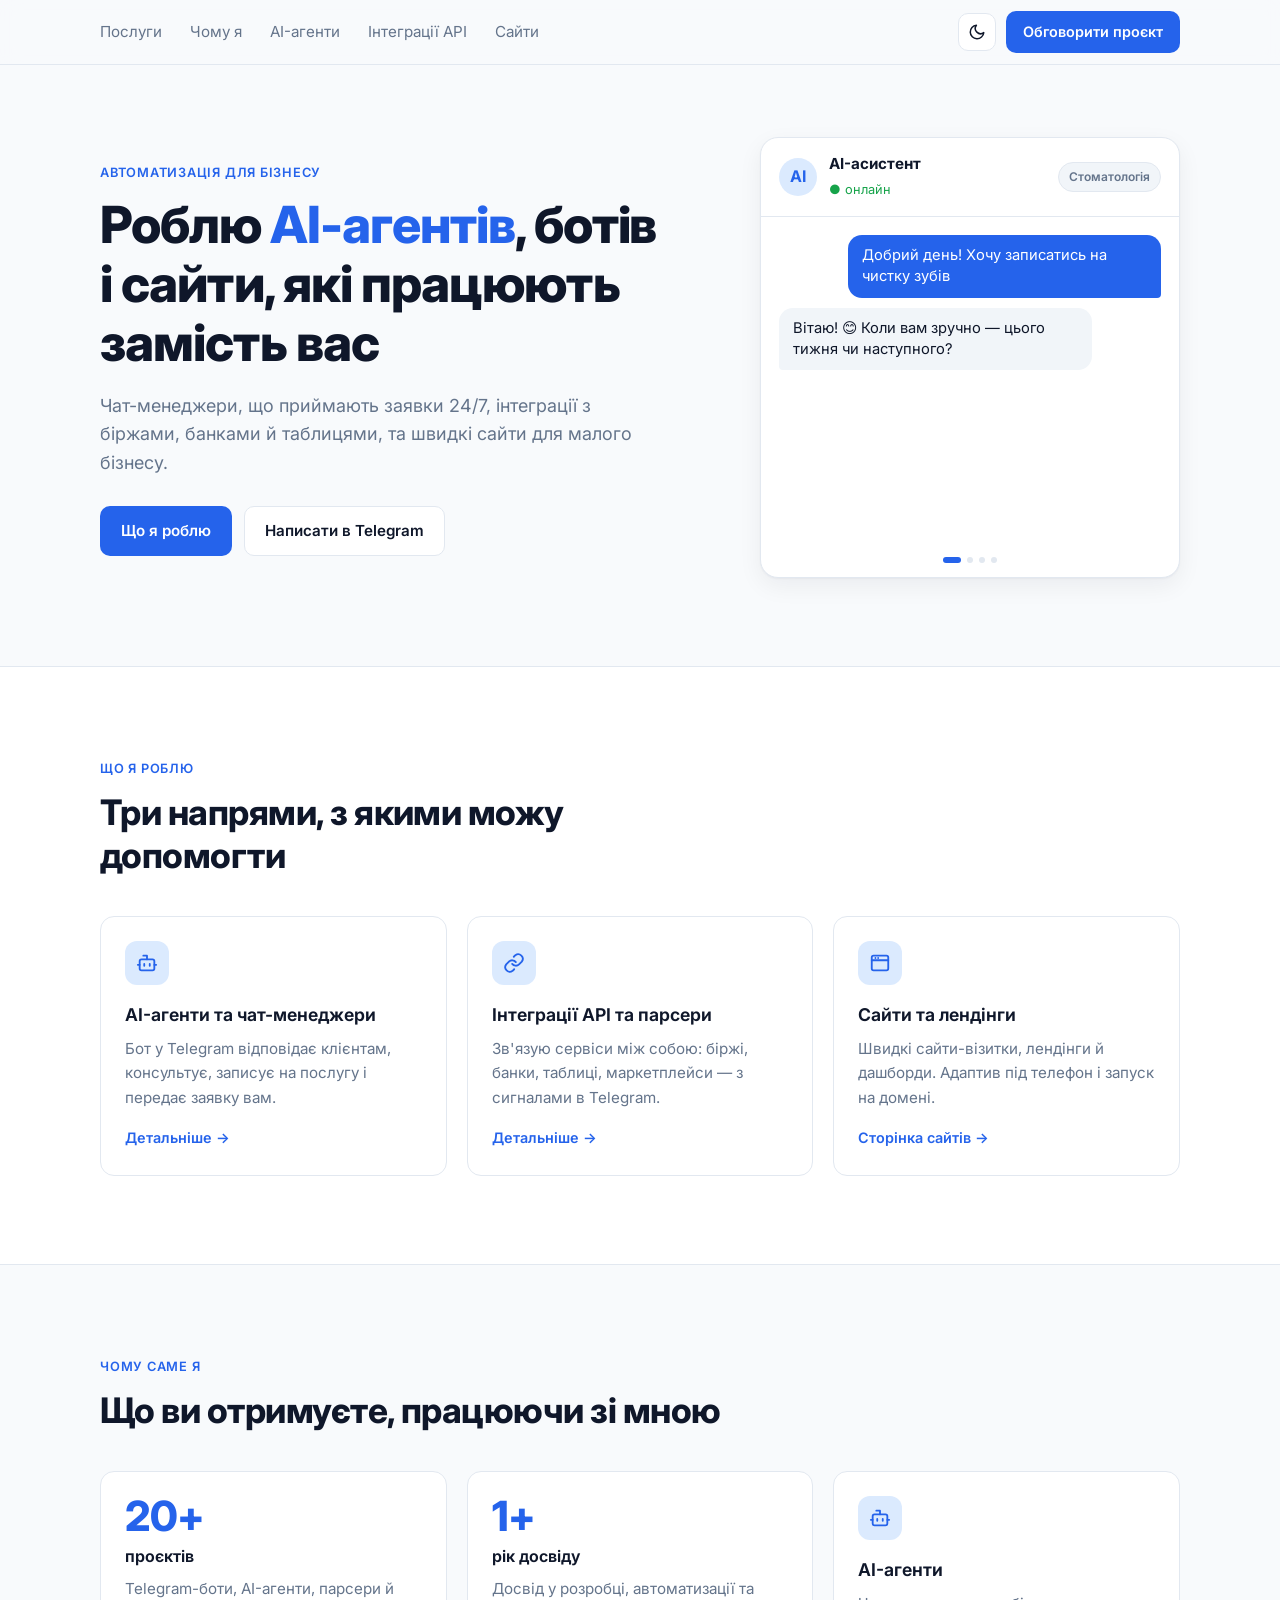
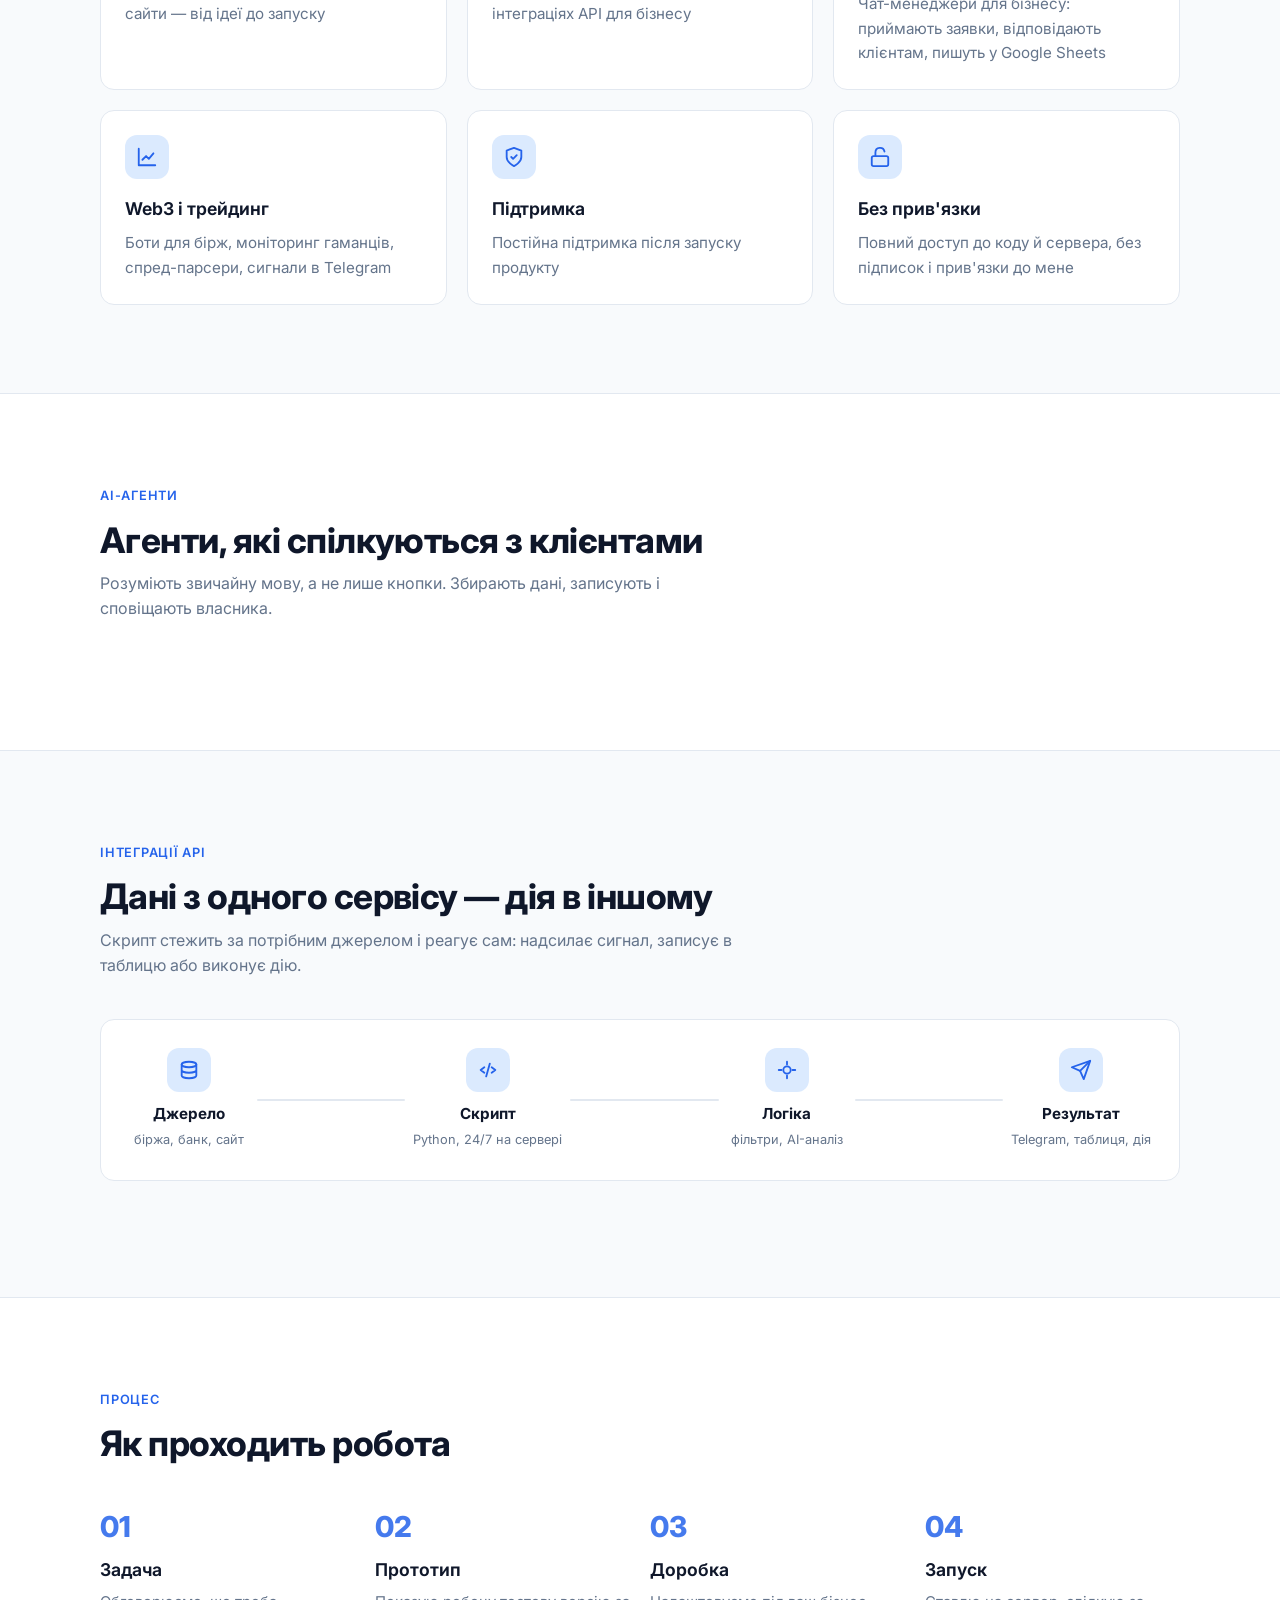
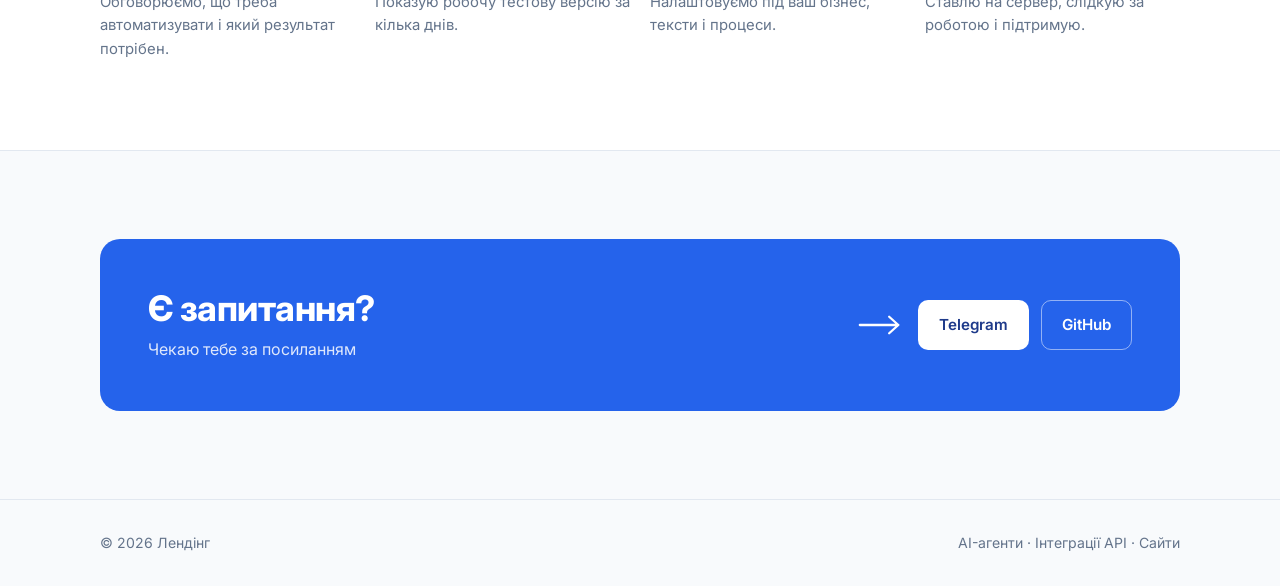
<file: index.html>
<!doctype html>
<html lang="uk">
<head>
  <meta charset="utf-8">
  <meta name="viewport" content="width=device-width, initial-scale=1">
  <title>Лендінг — AI-агенти, інтеграції API, сайти</title>
  <meta name="description" content="Роблю AI-агентів, Telegram-ботів, інтеграції API та сайти для малого бізнесу.">
  <!-- Тема ставиться до завантаження стилів, щоб не було блимання -->
  <script>try{var t=localStorage.getItem('theme');if(t)document.documentElement.dataset.theme=t;}catch(e){}</script>
  <link rel="preconnect" href="https://fonts.googleapis.com">
  <link rel="preconnect" href="https://fonts.gstatic.com" crossorigin>
  <link href="https://fonts.googleapis.com/css2?family=Inter:wght@400;500;600;700;800&display=swap" rel="stylesheet">
  <link rel="stylesheet" href="assets/css/style.css?v=9">
</head>
<body>

<!-- ===== НАВІГАЦІЯ ===== -->
<header class="nav">
  <div class="container nav-inner">
    <ul class="nav-links">
      <li><a href="#services">Послуги</a></li>
      <li><a href="#why">Чому я</a></li>
      <li><a href="#agents">AI-агенти</a></li>
      <li><a href="#api">Інтеграції API</a></li>
      <li><a href="sites.html">Сайти</a></li>
    </ul>
    <div class="nav-right">
      <button class="theme-toggle" aria-label="Перемкнути тему" title="Світла / темна тема">
        <svg class="ic-sun" viewBox="0 0 24 24" fill="none" stroke="currentColor" stroke-width="2" stroke-linecap="round"><circle cx="12" cy="12" r="4"/><path d="M12 2v2M12 20v2M4.9 4.9l1.4 1.4M17.7 17.7l1.4 1.4M2 12h2M20 12h2M4.9 19.1l1.4-1.4M17.7 6.3l1.4-1.4"/></svg>
        <svg class="ic-moon" viewBox="0 0 24 24" fill="none" stroke="currentColor" stroke-width="2" stroke-linecap="round" stroke-linejoin="round"><path d="M21 12.8A9 9 0 1 1 11.2 3a7 7 0 0 0 9.8 9.8z"/></svg>
      </button>
      <a href="https://t.me/difuene" class="btn btn-primary nav-cta" target="_blank" rel="noopener">Обговорити проєкт</a>
      <button class="burger" aria-label="Меню">
        <svg width="24" height="24" viewBox="0 0 24 24" fill="none" stroke="currentColor" stroke-width="2"><path d="M4 7h16M4 12h16M4 17h16"/></svg>
      </button>
    </div>
  </div>
</header>

<main>
  <!-- ===== HERO ===== -->
  <section class="hero">
    <div class="container hero-grid">
      <div>
        <span class="eyebrow">Автоматизація для бізнесу</span>
        <h1>Роблю <span class="hl">AI-агентів</span>, ботів і сайти, які працюють замість вас</h1>
        <p class="lead">Чат-менеджери, що приймають заявки 24/7, інтеграції з біржами, банками й таблицями, та швидкі сайти для малого бізнесу.</p>
        <div class="hero-actions">
          <a href="#services" class="btn btn-primary">Що я роблю</a>
          <a href="https://t.me/difuene" class="btn btn-ghost" target="_blank" rel="noopener">Написати в Telegram</a>
        </div>
      </div>

      <!-- Демо AI-агента: по черзі показує різні ситуації (сценарії — масив SCENARIOS у assets/js/main.js) -->
      <div class="chat" aria-label="Демо роботи AI-агента">
        <div class="chat-head">
          <div class="chat-avatar">AI</div>
          <div class="chat-title"><b>AI-асистент</b><small>● онлайн</small></div>
          <span class="chat-niche" id="chat-niche"></span>
        </div>
        <div class="chat-body" id="chat-body"></div>
        <div class="chat-dots" id="chat-dots"></div>
      </div>
    </div>
  </section>

  <!-- ===== ПОСЛУГИ ===== -->
  <section id="services" class="section-alt">
    <div class="container">
      <div class="section-head reveal">
        <span class="eyebrow">Що я роблю</span>
        <h2>Три напрями, з якими можу допомогти</h2>
      </div>
      <div class="grid-3">
        <div class="card reveal">
          <div class="icon"><svg viewBox="0 0 24 24" fill="none" stroke="currentColor" stroke-width="2" stroke-linecap="round" stroke-linejoin="round"><path d="M12 8V4H8"/><rect x="4" y="8" width="16" height="12" rx="2"/><path d="M2 14h2M20 14h2M15 13v2M9 13v2"/></svg></div>
          <h3>AI-агенти та чат-менеджери</h3>
          <p>Бот у Telegram відповідає клієнтам, консультує, записує на послугу і передає заявку вам.</p>
          <a href="#agents" class="card-link">Детальніше →</a>
        </div>
        <div class="card reveal">
          <div class="icon"><svg viewBox="0 0 24 24" fill="none" stroke="currentColor" stroke-width="2" stroke-linecap="round" stroke-linejoin="round"><path d="M10 13a5 5 0 0 0 7.5.5l3-3a5 5 0 0 0-7-7l-1.7 1.7"/><path d="M14 11a5 5 0 0 0-7.5-.5l-3 3a5 5 0 0 0 7 7l1.7-1.7"/></svg></div>
          <h3>Інтеграції API та парсери</h3>
          <p>Зв'язую сервіси між собою: біржі, банки, таблиці, маркетплейси — з сигналами в Telegram.</p>
          <a href="#api" class="card-link">Детальніше →</a>
        </div>
        <div class="card reveal">
          <div class="icon"><svg viewBox="0 0 24 24" fill="none" stroke="currentColor" stroke-width="2" stroke-linecap="round" stroke-linejoin="round"><rect x="3" y="4" width="18" height="16" rx="2"/><path d="M3 9h18M7 6.5h.01M10 6.5h.01"/></svg></div>
          <h3>Сайти та лендінги</h3>
          <p>Швидкі сайти-візитки, лендінги й дашборди. Адаптив під телефон і запуск на домені.</p>
          <a href="sites.html" class="card-link">Сторінка сайтів →</a>
        </div>
      </div>
    </div>
  </section>

  <!-- ===== ЧОМУ САМЕ Я ===== -->
  <section id="why">
    <div class="container">
      <div class="section-head reveal">
        <span class="eyebrow">Чому саме я</span>
        <h2>Що ви отримуєте, працюючи зі мною</h2>
      </div>
      <div class="why-grid">
        <div class="card why-stat reveal">
          <b>20+</b><span>проєктів</span>
          <p>Telegram-боти, AI-агенти, парсери й сайти — від ідеї до запуску</p>
        </div>
        <div class="card why-stat reveal">
          <b>1+</b><span>рік досвіду</span>
          <p>Досвід у розробці, автоматизації та інтеграціях API для бізнесу</p>
        </div>
        <div class="card why-item reveal">
          <div class="icon"><svg viewBox="0 0 24 24" fill="none" stroke="currentColor" stroke-width="2" stroke-linecap="round" stroke-linejoin="round"><path d="M12 8V4H8"/><rect x="4" y="8" width="16" height="12" rx="2"/><path d="M2 14h2M20 14h2M15 13v2M9 13v2"/></svg></div>
          <h3>AI-агенти</h3>
          <p>Чат-менеджери для бізнесу: приймають заявки, відповідають клієнтам, пишуть у Google Sheets</p>
        </div>
        <div class="card why-item reveal">
          <div class="icon"><svg viewBox="0 0 24 24" fill="none" stroke="currentColor" stroke-width="2" stroke-linecap="round" stroke-linejoin="round"><path d="M3 3v18h18"/><path d="m7 15 4-4 3 3 5-6"/></svg></div>
          <h3>Web3 і трейдинг</h3>
          <p>Боти для бірж, моніторинг гаманців, спред-парсери, сигнали в Telegram</p>
        </div>
        <div class="card why-item reveal">
          <div class="icon"><svg viewBox="0 0 24 24" fill="none" stroke="currentColor" stroke-width="2" stroke-linecap="round" stroke-linejoin="round"><path d="M12 22s8-4 8-10V5l-8-3-8 3v7c0 6 8 10 8 10z"/><path d="m9 12 2 2 4-4"/></svg></div>
          <h3>Підтримка</h3>
          <p>Постійна підтримка після запуску продукту</p>
        </div>
        <div class="card why-item reveal">
          <div class="icon"><svg viewBox="0 0 24 24" fill="none" stroke="currentColor" stroke-width="2" stroke-linecap="round" stroke-linejoin="round"><rect x="3" y="11" width="18" height="11" rx="2"/><path d="M7 11V7a5 5 0 0 1 9.9-1"/></svg></div>
          <h3>Без прив'язки</h3>
          <p>Повний доступ до коду й сервера, без підписок і прив'язки до мене</p>
        </div>
      </div>
    </div>
  </section>

  <!-- ===== AI-АГЕНТИ ===== -->
  <section id="agents" class="section-alt">
    <div class="container">
      <div class="section-head reveal">
        <span class="eyebrow">AI-агенти</span>
        <h2>Агенти, які спілкуються з клієнтами</h2>
        <p>Розуміють звичайну мову, а не лише кнопки. Збирають дані, записують і сповіщають власника.</p>
      </div>
      <div class="grid-3">
        <!--
          Шаблон картки агента — скопіюй і заповни:
          <article class="card project reveal">
            <div class="project-top"><h3>Назва</h3><span class="badge">Ніша</span></div>
            <p>Короткий опис.</p>
            <ul><li>Що вміє 1</li><li>Що вміє 2</li><li>Що вміє 3</li></ul>
            <div class="tags"><span class="tag">Claude API</span><span class="tag">Telegram</span></div>
          </article>
        -->
      </div>
    </div>
  </section>

  <!-- ===== ІНТЕГРАЦІЇ API ===== -->
  <section id="api">
    <div class="container">
      <div class="section-head reveal">
        <span class="eyebrow">Інтеграції API</span>
        <h2>Дані з одного сервісу — дія в іншому</h2>
        <p>Скрипт стежить за потрібним джерелом і реагує сам: надсилає сигнал, записує в таблицю або виконує дію.</p>
      </div>

      <!-- Схема як це працює -->
      <div class="flow reveal">
        <div class="flow-node">
          <div class="icon"><svg viewBox="0 0 24 24" fill="none" stroke="currentColor" stroke-width="2" stroke-linecap="round" stroke-linejoin="round"><ellipse cx="12" cy="6" rx="8" ry="3"/><path d="M4 6v12c0 1.7 3.6 3 8 3s8-1.3 8-3V6M4 12c0 1.7 3.6 3 8 3s8-1.3 8-3"/></svg></div>
          <b>Джерело</b><small>біржа, банк, сайт</small>
        </div>
        <div class="flow-line"></div>
        <div class="flow-node">
          <div class="icon"><svg viewBox="0 0 24 24" fill="none" stroke="currentColor" stroke-width="2" stroke-linecap="round" stroke-linejoin="round"><path d="m8 9-4 3 4 3M16 9l4 3-4 3M14 5l-4 14"/></svg></div>
          <b>Скрипт</b><small>Python, 24/7 на сервері</small>
        </div>
        <div class="flow-line"></div>
        <div class="flow-node">
          <div class="icon"><svg viewBox="0 0 24 24" fill="none" stroke="currentColor" stroke-width="2" stroke-linecap="round" stroke-linejoin="round"><path d="M12 3v3M12 18v3M3 12h3M18 12h3"/><circle cx="12" cy="12" r="4"/></svg></div>
          <b>Логіка</b><small>фільтри, AI-аналіз</small>
        </div>
        <div class="flow-line"></div>
        <div class="flow-node">
          <div class="icon"><svg viewBox="0 0 24 24" fill="none" stroke="currentColor" stroke-width="2" stroke-linecap="round" stroke-linejoin="round"><path d="m22 2-7 20-4-9-9-4z"/><path d="M22 2 11 13"/></svg></div>
          <b>Результат</b><small>Telegram, таблиця, дія</small>
        </div>
      </div>

      <div class="grid-2">
        <!-- Сюди додавай картки інтеграцій (той самий шаблон, що й у агентів) -->
      </div>
    </div>
  </section>

  <!-- ===== ЯК Я ПРАЦЮЮ ===== -->
  <section class="section-alt">
    <div class="container">
      <div class="section-head reveal">
        <span class="eyebrow">Процес</span>
        <h2>Як проходить робота</h2>
      </div>
      <div class="steps">
        <div class="step reveal"><h3>Задача</h3><p>Обговорюємо, що треба автоматизувати і який результат потрібен.</p></div>
        <div class="step reveal"><h3>Прототип</h3><p>Показую робочу тестову версію за кілька днів.</p></div>
        <div class="step reveal"><h3>Доробка</h3><p>Налаштовуємо під ваш бізнес, тексти і процеси.</p></div>
        <div class="step reveal"><h3>Запуск</h3><p>Ставлю на сервер, слідкую за роботою і підтримую.</p></div>
      </div>
    </div>
  </section>

  <!-- ===== CTA ===== -->
  <section>
    <div class="container">
      <div class="cta reveal">
        <div>
          <h2>Є запитання?</h2>
          <p>Чекаю тебе за посиланням</p>
        </div>
        <div class="cta-links">
          <span class="cta-arrow" aria-hidden="true">
            <svg viewBox="0 0 48 24" fill="none" stroke="currentColor" stroke-width="2.5" stroke-linecap="round" stroke-linejoin="round"><path d="M2 12h42M34 3l10 9-10 9"/></svg>
          </span>
          <a href="https://t.me/difuene" class="btn" target="_blank" rel="noopener">Telegram</a>
          <a href="https://github.com/ssanqk" class="btn btn-outline" target="_blank" rel="noopener">GitHub</a>
        </div>
      </div>
    </div>
  </section>
</main>

<footer>
  <div class="container footer-inner">
    <span>© <span data-year></span> Лендінг</span>
    <span>AI-агенти · Інтеграції API · Сайти</span>
  </div>
</footer>

<script src="assets/js/main.js?v=9"></script>
</body>
</html>
</file>
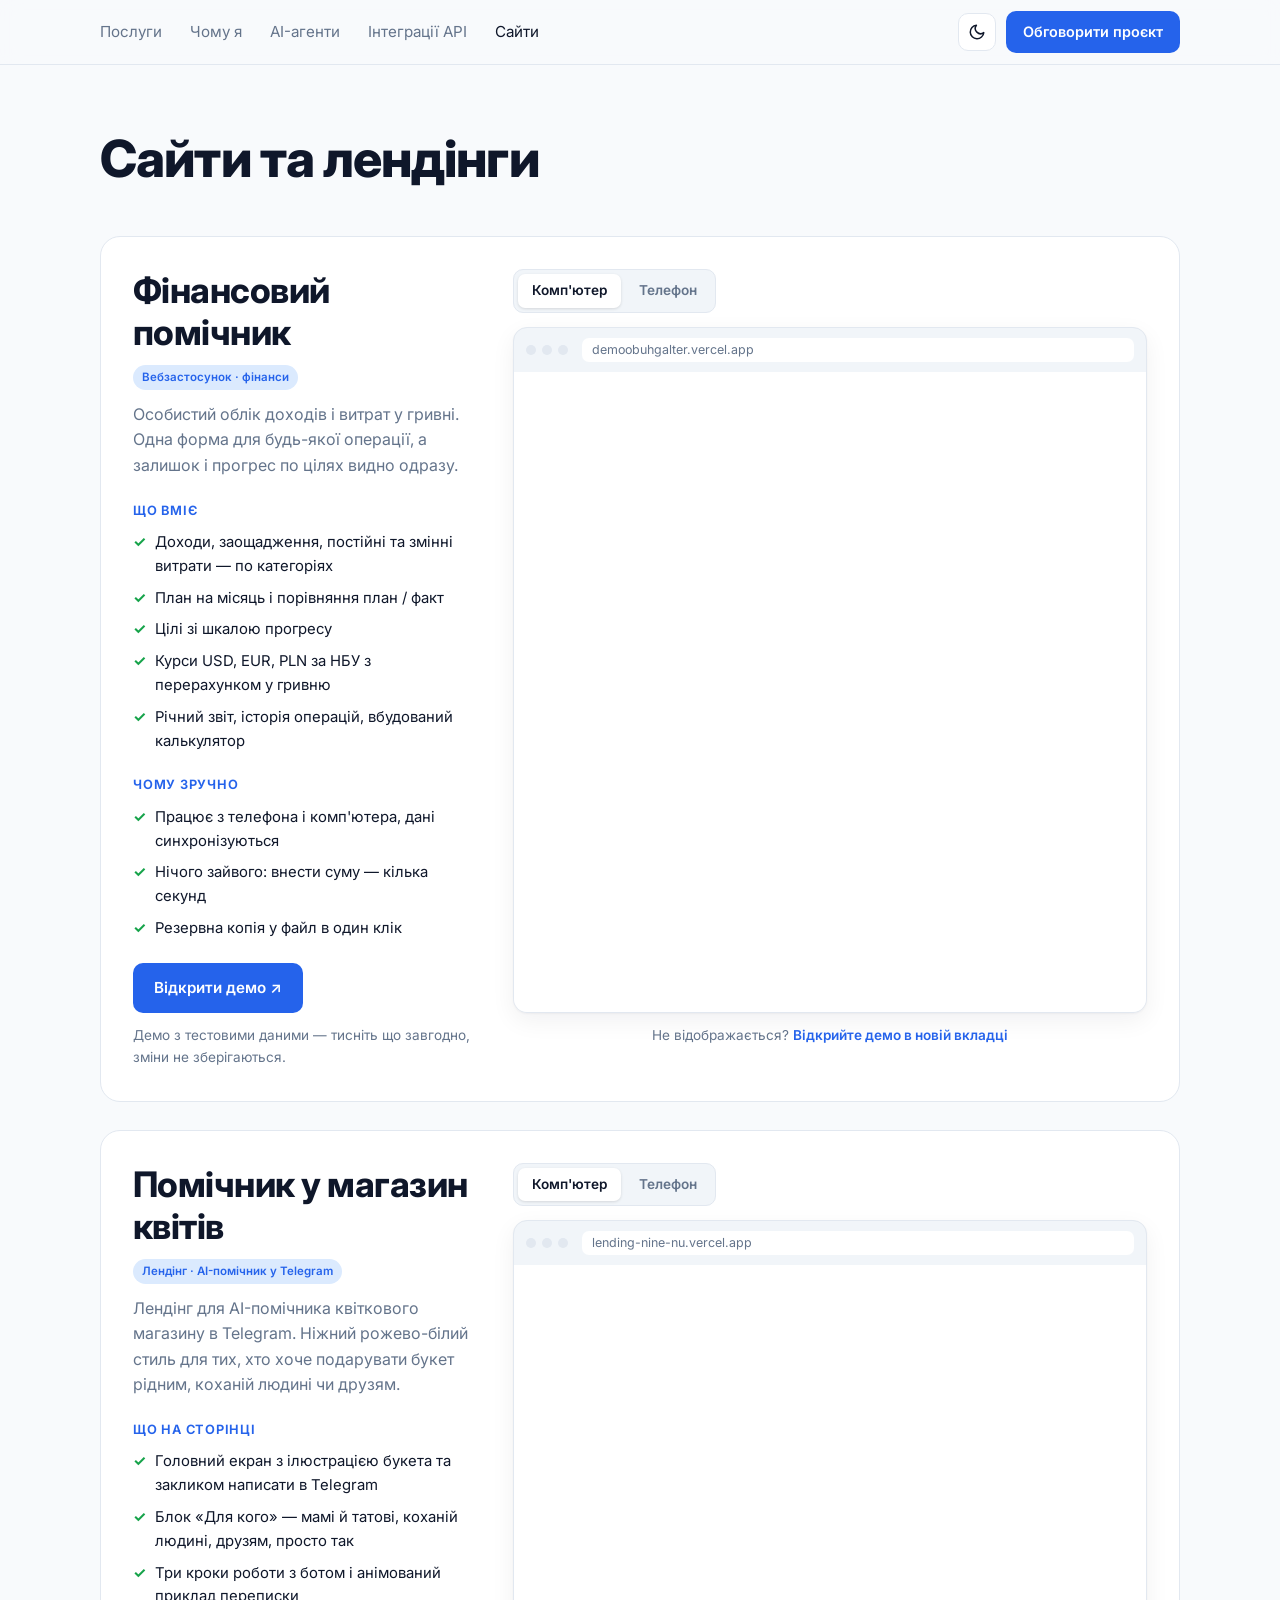
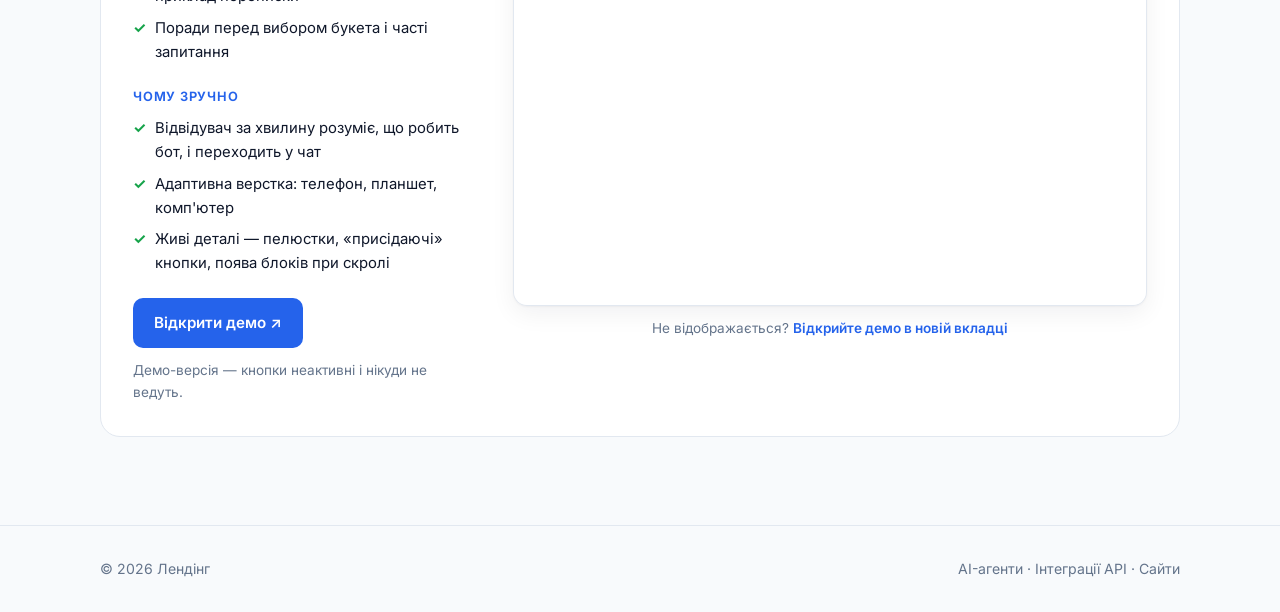
<file: sites.html>
<!doctype html>
<html lang="uk">
<head>
  <meta charset="utf-8">
  <meta name="viewport" content="width=device-width, initial-scale=1">
  <title>Сайти — Лендінг</title>
  <meta name="description" content="Сайти та лендінги: приклади робіт.">
  <script>try{var t=localStorage.getItem('theme');if(t)document.documentElement.dataset.theme=t;}catch(e){}</script>
  <link rel="preconnect" href="https://fonts.googleapis.com">
  <link rel="preconnect" href="https://fonts.gstatic.com" crossorigin>
  <link href="https://fonts.googleapis.com/css2?family=Inter:wght@400;500;600;700;800&display=swap" rel="stylesheet">
  <link rel="stylesheet" href="assets/css/style.css?v=9">
</head>
<body>

<header class="nav">
  <div class="container nav-inner">
    <ul class="nav-links">
      <li><a href="index.html#services">Послуги</a></li>
      <li><a href="index.html#why">Чому я</a></li>
      <li><a href="index.html#agents">AI-агенти</a></li>
      <li><a href="index.html#api">Інтеграції API</a></li>
      <li><a href="sites.html" class="active">Сайти</a></li>
    </ul>
    <div class="nav-right">
      <button class="theme-toggle" aria-label="Перемкнути тему" title="Світла / темна тема">
        <svg class="ic-sun" viewBox="0 0 24 24" fill="none" stroke="currentColor" stroke-width="2" stroke-linecap="round"><circle cx="12" cy="12" r="4"/><path d="M12 2v2M12 20v2M4.9 4.9l1.4 1.4M17.7 17.7l1.4 1.4M2 12h2M20 12h2M4.9 19.1l1.4-1.4M17.7 6.3l1.4-1.4"/></svg>
        <svg class="ic-moon" viewBox="0 0 24 24" fill="none" stroke="currentColor" stroke-width="2" stroke-linecap="round" stroke-linejoin="round"><path d="M21 12.8A9 9 0 1 1 11.2 3a7 7 0 0 0 9.8 9.8z"/></svg>
      </button>
      <a href="https://t.me/difuene" class="btn btn-primary nav-cta" target="_blank" rel="noopener">Обговорити проєкт</a>
      <button class="burger" aria-label="Меню">
        <svg width="24" height="24" viewBox="0 0 24 24" fill="none" stroke="currentColor" stroke-width="2"><path d="M4 7h16M4 12h16M4 17h16"/></svg>
      </button>
    </div>
  </div>
</header>

<main>
  <section class="page-hero">
    <div class="container">
      <h1>Сайти та лендінги</h1>
    </div>
  </section>

  <section style="padding-top: 24px;">
    <div class="container">
      <!-- ===== Демо: Бухгалтер ===== -->
      <article class="demo reveal">
        <div class="demo-info">
          <div class="demo-top">
            <h2>Фінансовий помічник</h2>
            <span class="badge">Вебзастосунок · фінанси</span>
          </div>
          <p class="demo-lead">Особистий облік доходів і витрат у гривні. Одна форма для будь-якої операції, а залишок і прогрес по цілях видно одразу.</p>

          <h3>Що вміє</h3>
          <ul class="demo-list">
            <li>Доходи, заощадження, постійні та змінні витрати — по категоріях</li>
            <li>План на місяць і порівняння план / факт</li>
            <li>Цілі зі шкалою прогресу</li>
            <li>Курси USD, EUR, PLN за НБУ з перерахунком у гривню</li>
            <li>Річний звіт, історія операцій, вбудований калькулятор</li>
          </ul>

          <h3>Чому зручно</h3>
          <ul class="demo-list">
            <li>Працює з телефона і комп'ютера, дані синхронізуються</li>
            <li>Нічого зайвого: внести суму — кілька секунд</li>
            <li>Резервна копія у файл в один клік</li>
          </ul>

          <a href="https://demoobuhgalter.vercel.app/" class="btn btn-primary" target="_blank" rel="noopener">Відкрити демо ↗</a>
          <p class="demo-note">Демо з тестовими даними — тисніть що завгодно, зміни не зберігаються.</p>
        </div>

        <div class="demo-view">
          <div class="device-switch" role="group" aria-label="Розмір перегляду">
            <button class="on" data-device="desktop">Комп'ютер</button>
            <button data-device="mobile">Телефон</button>
          </div>
          <div class="browser-frame" data-device="desktop">
            <div class="browser-bar">
              <i></i><i></i><i></i>
              <a class="url" href="https://demoobuhgalter.vercel.app/" target="_blank" rel="noopener">demoobuhgalter.vercel.app</a>
            </div>
            <iframe src="https://demoobuhgalter.vercel.app/" title="Демо сайту «Бухгалтер»" loading="lazy"></iframe>
          </div>
          <p class="demo-note center">Не відображається? <a href="https://demoobuhgalter.vercel.app/" target="_blank" rel="noopener">Відкрийте демо в новій вкладці</a></p>
        </div>
      </article>

      <!-- ===== Демо: Флористка ===== -->
      <article class="demo reveal">
        <div class="demo-info">
          <div class="demo-top">
            <h2>Помічник у магазин квітів</h2>
            <span class="badge">Лендінг · AI-помічник у Telegram</span>
          </div>
          <p class="demo-lead">Лендінг для AI-помічника квіткового магазину в Telegram. Ніжний рожево-білий стиль для тих, хто хоче подарувати букет рідним, коханій людині чи друзям.</p>

          <h3>Що на сторінці</h3>
          <ul class="demo-list">
            <li>Головний екран з ілюстрацією букета та закликом написати в Telegram</li>
            <li>Блок «Для кого» — мамі й татові, коханій людині, друзям, просто так</li>
            <li>Три кроки роботи з ботом і анімований приклад переписки</li>
            <li>Поради перед вибором букета і часті запитання</li>
          </ul>

          <h3>Чому зручно</h3>
          <ul class="demo-list">
            <li>Відвідувач за хвилину розуміє, що робить бот, і переходить у чат</li>
            <li>Адаптивна верстка: телефон, планшет, комп'ютер</li>
            <li>Живі деталі — пелюстки, «присідаючі» кнопки, поява блоків при скролі</li>
          </ul>

          <a href="https://lending-nine-nu.vercel.app/" class="btn btn-primary" target="_blank" rel="noopener">Відкрити демо ↗</a>
          <p class="demo-note">Демо-версія — кнопки неактивні і нікуди не ведуть.</p>
        </div>

        <div class="demo-view">
          <div class="device-switch" role="group" aria-label="Розмір перегляду">
            <button class="on" data-device="desktop">Комп'ютер</button>
            <button data-device="mobile">Телефон</button>
          </div>
          <div class="browser-frame" data-device="desktop">
            <div class="browser-bar">
              <i></i><i></i><i></i>
              <a class="url" href="https://lending-nine-nu.vercel.app/" target="_blank" rel="noopener">lending-nine-nu.vercel.app</a>
            </div>
            <iframe src="https://lending-nine-nu.vercel.app/" title="Демо лендінгу «Флористка»" loading="lazy"></iframe>
          </div>
          <p class="demo-note center">Не відображається? <a href="https://lending-nine-nu.vercel.app/" target="_blank" rel="noopener">Відкрийте демо в новій вкладці</a></p>
        </div>
      </article>

      <!-- Сюди додавати наступні демо (скопіюй блок <article class="demo"> вище) -->
    </div>
  </section>
</main>

<footer>
  <div class="container footer-inner">
    <span>© <span data-year></span> Лендінг</span>
    <span>AI-агенти · Інтеграції API · Сайти</span>
  </div>
</footer>

<script src="assets/js/main.js?v=9"></script>
</body>
</html>
</file>
<file: assets/css/style.css>
/* ===== Кольори і базові змінні ===== */
:root {
  --bg: #f8fafc;
  --surface: #ffffff;
  --surface-2: #f1f5f9;
  --border: #e2e8f0;
  --text: #0f172a;
  --muted: #64748b;
  --accent: #2563eb;
  --accent-soft: #dbeafe;
  --accent-text: #ffffff;
  --ok: #16a34a;
  --radius: 14px;
  --shadow: 0 1px 2px rgba(15, 23, 42, .04), 0 8px 24px rgba(15, 23, 42, .06);
  --max: 1120px;
}

/* Темна тема: вмикається кнопкою (data-theme="dark") або за налаштуваннями системи */
:root[data-theme="dark"] {
  --bg: #0b1120;
  --surface: #111827;
  --surface-2: #1e293b;
  --border: #1f2a3c;
  --text: #e2e8f0;
  --muted: #94a3b8;
  --accent: #3b82f6;
  --accent-soft: #1e3a5f;
  --shadow: 0 1px 2px rgba(0, 0, 0, .3), 0 8px 24px rgba(0, 0, 0, .25);
  color-scheme: dark;
}
@media (prefers-color-scheme: dark) {
  :root:not([data-theme="light"]) {
    --bg: #0b1120;
    --surface: #111827;
    --surface-2: #1e293b;
    --border: #1f2a3c;
    --text: #e2e8f0;
    --muted: #94a3b8;
    --accent: #3b82f6;
    --accent-soft: #1e3a5f;
    --shadow: 0 1px 2px rgba(0, 0, 0, .3), 0 8px 24px rgba(0, 0, 0, .25);
    color-scheme: dark;
  }
}
body { transition: background-color .25s, color .25s; }

* { box-sizing: border-box; margin: 0; padding: 0; }
html { scroll-behavior: smooth; }
body {
  font-family: "Inter", system-ui, -apple-system, "Segoe UI", sans-serif;
  background: var(--bg);
  color: var(--text);
  line-height: 1.6;
  -webkit-font-smoothing: antialiased;
}
a { color: inherit; text-decoration: none; }
img { max-width: 100%; display: block; }

.container { max-width: var(--max); margin: 0 auto; padding: 0 20px; }
section { padding: 88px 0; }
.section-alt { background: var(--surface); border-block: 1px solid var(--border); }

/* ===== Типографіка ===== */
h1 { font-size: clamp(2rem, 5vw, 3.2rem); line-height: 1.15; letter-spacing: -.02em; font-weight: 800; }
h2 { font-size: clamp(1.6rem, 3.5vw, 2.2rem); line-height: 1.2; letter-spacing: -.015em; font-weight: 750; }
h3 { font-size: 1.1rem; font-weight: 650; }
.lead { font-size: 1.125rem; color: var(--muted); max-width: 560px; }
.eyebrow {
  display: inline-block; font-size: .8rem; font-weight: 600; letter-spacing: .06em;
  text-transform: uppercase; color: var(--accent); margin-bottom: 12px;
}
.section-head { margin-bottom: 40px; max-width: 640px; }
.section-head p { color: var(--muted); margin-top: 10px; }

/* ===== Кнопки ===== */
.btn {
  display: inline-flex; align-items: center; gap: 8px;
  padding: 12px 20px; border-radius: 10px; font-weight: 600; font-size: .95rem;
  border: 1px solid transparent; transition: transform .15s, background .15s, border-color .15s;
}
.btn:hover { transform: translateY(-1px); }
.btn-primary { background: var(--accent); color: var(--accent-text); }
.btn-primary:hover { filter: brightness(1.08); }
.btn-ghost { border-color: var(--border); background: var(--surface); }
.btn-ghost:hover { border-color: var(--accent); }

/* ===== Навігація ===== */
.nav {
  position: sticky; top: 0; z-index: 50;
  background: color-mix(in srgb, var(--bg) 85%, transparent);
  backdrop-filter: blur(10px);
  border-bottom: 1px solid var(--border);
}
.nav-inner { display: flex; align-items: center; justify-content: space-between; height: 64px; }
.logo { font-weight: 800; font-size: 1.1rem; letter-spacing: -.01em; }
.logo span { color: var(--accent); }
.nav-links { display: flex; gap: 28px; list-style: none; font-size: .95rem; color: var(--muted); }
.nav-links a:hover, .nav-links a.active { color: var(--text); }
.nav-cta { padding: 8px 16px; font-size: .9rem; }
.burger { display: none; background: none; border: 0; color: var(--text); cursor: pointer; padding: 6px; }
.nav-right { display: flex; align-items: center; gap: 10px; margin-left: auto; }

/* Перемикач теми */
.theme-toggle {
  width: 38px; height: 38px; border-radius: 10px; cursor: pointer;
  border: 1px solid var(--border); background: var(--surface); color: var(--text);
  display: grid; place-items: center; transition: border-color .15s;
}
.theme-toggle:hover { border-color: var(--accent); }
.theme-toggle svg { width: 18px; height: 18px; }
.theme-toggle .ic-sun { display: none; }
:root[data-theme="dark"] .theme-toggle .ic-sun { display: block; }
:root[data-theme="dark"] .theme-toggle .ic-moon { display: none; }
@media (prefers-color-scheme: dark) {
  :root:not([data-theme="light"]) .theme-toggle .ic-sun { display: block; }
  :root:not([data-theme="light"]) .theme-toggle .ic-moon { display: none; }
}

/* ===== Чому саме я ===== */
.why-grid { display: grid; grid-template-columns: repeat(3, 1fr); gap: 20px; }
.why-stat b { display: block; font-size: 2.6rem; line-height: 1; font-weight: 800; color: var(--accent); letter-spacing: -.02em; }
.why-stat span { display: block; font-weight: 650; margin-top: 6px; }
.why-stat p { margin-top: 10px; }

/* ===== Hero ===== */
.hero { padding: 72px 0 88px; }
.hero-grid { display: grid; grid-template-columns: 1.1fr .9fr; gap: 56px; align-items: center; }
.hero h1 .hl { color: var(--accent); }
.hero .lead { margin: 20px 0 28px; }
.hero-actions { display: flex; gap: 12px; flex-wrap: wrap; }
.hero-stats { display: flex; gap: 32px; margin-top: 40px; }
.hero-stats b { display: block; font-size: 1.5rem; font-weight: 800; }
.hero-stats span { font-size: .85rem; color: var(--muted); }

/* ===== Чат-демо агента ===== */
.chat {
  background: var(--surface); border: 1px solid var(--border); border-radius: 18px;
  box-shadow: var(--shadow); overflow: hidden; max-width: 420px; margin-left: auto; width: 100%;
}
.chat-head { display: flex; align-items: center; gap: 12px; padding: 14px 18px; border-bottom: 1px solid var(--border); }
.chat-avatar {
  width: 38px; height: 38px; border-radius: 50%; background: var(--accent-soft); color: var(--accent);
  display: grid; place-items: center; font-weight: 700; flex: 0 0 auto;
}
.chat-title b { display: block; font-size: .95rem; }
.chat-title small { color: var(--ok); font-size: .8rem; }
.chat-niche {
  margin-left: auto; font-size: .75rem; font-weight: 600; padding: 4px 10px; border-radius: 999px;
  background: var(--surface-2); color: var(--muted); border: 1px solid var(--border);
  transition: opacity .3s; white-space: nowrap;
}
.chat-body {
  padding: 18px; height: 340px; display: flex; flex-direction: column; gap: 10px; overflow: hidden;
  transition: opacity .35s;
}
.chat-body.fade { opacity: 0; }
.msg {
  max-width: 82%; padding: 10px 14px; border-radius: 14px; font-size: .92rem; line-height: 1.45;
  animation: pop .3s ease both; flex: 0 0 auto;
}
.msg.bot { background: var(--surface-2); border-bottom-left-radius: 4px; }
.msg.user { background: var(--accent); color: var(--accent-text); margin-left: auto; border-bottom-right-radius: 4px; }
.msg.system {
  align-self: center; max-width: 100%; font-size: .78rem; color: var(--ok); text-align: center;
  background: transparent; border: 1px dashed var(--ok); border-radius: 999px; padding: 4px 12px;
}
.typing { display: inline-flex; gap: 4px; padding: 14px; }
.typing i { width: 6px; height: 6px; border-radius: 50%; background: var(--muted); animation: blink-dot 1s infinite; }
.typing i:nth-child(2) { animation-delay: .15s; }
.typing i:nth-child(3) { animation-delay: .3s; }
.chat-dots { display: flex; justify-content: center; gap: 6px; padding: 0 0 14px; }
.chat-dots i { width: 6px; height: 6px; border-radius: 999px; background: var(--border); transition: width .3s, background .3s; }
.chat-dots i.on { width: 18px; background: var(--accent); }
@keyframes pop { from { opacity: 0; transform: translateY(6px); } to { opacity: 1; transform: none; } }
@keyframes blink-dot { 0%, 100% { opacity: .3; } 50% { opacity: 1; } }

/* ===== Картки ===== */
.grid-3 { display: grid; grid-template-columns: repeat(3, 1fr); gap: 20px; }
.grid-3:empty, .grid-2:empty { display: none; }
.grid-2 { display: grid; grid-template-columns: repeat(2, 1fr); gap: 20px; }
.card {
  background: var(--surface); border: 1px solid var(--border); border-radius: var(--radius);
  padding: 24px; transition: border-color .2s, transform .2s, box-shadow .2s;
}
.card:hover { border-color: color-mix(in srgb, var(--accent) 45%, var(--border)); transform: translateY(-2px); box-shadow: var(--shadow); }
.card p { color: var(--muted); font-size: .95rem; margin-top: 8px; }
.icon {
  width: 44px; height: 44px; border-radius: 12px; background: var(--accent-soft); color: var(--accent);
  display: grid; place-items: center; margin-bottom: 16px;
}
.icon svg { width: 22px; height: 22px; }
.card-link { display: inline-block; margin-top: 16px; font-weight: 600; font-size: .9rem; color: var(--accent); }
.card-link:hover { text-decoration: underline; }

.tags { display: flex; flex-wrap: wrap; gap: 6px; margin-top: 16px; }
.tag {
  font-size: .75rem; font-weight: 500; padding: 3px 10px; border-radius: 999px;
  background: var(--surface-2); color: var(--muted); border: 1px solid var(--border);
}

/* Картка проєкту */
.project .project-top { display: flex; justify-content: space-between; align-items: flex-start; gap: 12px; }
.badge {
  font-size: .72rem; font-weight: 600; padding: 3px 9px; border-radius: 999px;
  background: var(--accent-soft); color: var(--accent); white-space: nowrap;
}
.project ul { list-style: none; margin-top: 14px; display: grid; gap: 6px; }
.project li { font-size: .9rem; color: var(--muted); padding-left: 20px; position: relative; }
.project li::before { content: "✓"; position: absolute; left: 0; color: var(--ok); font-weight: 700; }

/* ===== Схема інтеграції API ===== */
.flow {
  display: flex; align-items: center; justify-content: space-between; gap: 8px;
  background: var(--surface); border: 1px solid var(--border); border-radius: var(--radius);
  padding: 28px; margin-bottom: 28px;
}
.flow-node { text-align: center; flex: 0 0 auto; min-width: 120px; }
.flow-node .icon { margin: 0 auto 10px; }
.flow-node b { display: block; font-size: .95rem; }
.flow-node small { color: var(--muted); font-size: .8rem; }
.flow-line { flex: 1; height: 2px; background: var(--border); position: relative; overflow: hidden; border-radius: 2px; }
.flow-line::after {
  content: ""; position: absolute; top: 0; left: -30%; width: 30%; height: 100%;
  background: var(--accent); border-radius: 2px; animation: flow 1.8s linear infinite;
}
.flow-line:nth-of-type(4)::after { animation-delay: .6s; }
.flow-line:nth-of-type(6)::after { animation-delay: 1.2s; }
@keyframes flow { to { left: 100%; } }

/* ===== Кроки ===== */
.steps { display: grid; grid-template-columns: repeat(4, 1fr); gap: 20px; counter-reset: step; }
.step { position: relative; padding-top: 52px; }
.step::before {
  counter-increment: step; content: "0" counter(step);
  position: absolute; top: 0; left: 0; font-size: 1.8rem; font-weight: 800; color: var(--accent); opacity: .85;
}
.step p { color: var(--muted); font-size: .93rem; margin-top: 6px; }

/* ===== CTA / контакти ===== */
.cta {
  background: var(--accent); color: var(--accent-text); border-radius: 20px;
  padding: 48px; display: flex; align-items: center; justify-content: space-between; gap: 32px;
}
.cta p { opacity: .85; margin-top: 8px; max-width: 480px; }
.cta-links { display: flex; gap: 12px; flex-wrap: wrap; align-items: center; }
.cta-arrow { display: inline-flex; color: #fff; margin-right: 4px; animation: nudge 1.4s ease-in-out infinite; }
.cta-arrow svg { width: 44px; height: 22px; }
@keyframes nudge { 0%, 100% { transform: translateX(0); } 50% { transform: translateX(8px); } }
.cta .btn { background: #fff; color: #1e3a8a; }
.cta .btn.btn-outline { background: transparent; color: #fff; border-color: rgba(255, 255, 255, .5); }

footer { padding: 32px 0; color: var(--muted); font-size: .88rem; border-top: 1px solid var(--border); }
.footer-inner { display: flex; justify-content: space-between; flex-wrap: wrap; gap: 12px; }

/* ===== Сторінка сайтів ===== */
.page-hero { padding: 64px 0 24px; }
.page-hero .lead { margin-top: 14px; }

.site-card { padding: 0; overflow: hidden; display: flex; flex-direction: column; }
.site-card .site-info { padding: 22px 24px 24px; flex: 1; display: flex; flex-direction: column; }
.site-card .site-info .actions { margin-top: auto; padding-top: 18px; display: flex; gap: 16px; }

/* Мокап браузера (заглушка замість скріншота) */
.browser { background: var(--surface-2); border-bottom: 1px solid var(--border); }
.browser-bar { display: flex; align-items: center; gap: 6px; padding: 10px 12px; }
.browser-bar i { width: 9px; height: 9px; border-radius: 50%; background: var(--border); }
.browser-bar .url {
  flex: 1; margin-left: 8px; height: 20px; border-radius: 6px; background: var(--surface);
  font-size: .7rem; color: var(--muted); display: flex; align-items: center; padding: 0 10px;
}
.preview { height: 200px; position: relative; overflow: hidden; }
.preview img { width: 100%; height: 100%; object-fit: cover; object-position: top; }
/* Схематичні "сторінки" — поки немає реальних скріншотів */
.mock { position: absolute; inset: 0; padding: 18px; display: flex; flex-direction: column; gap: 10px; }
.mock .m-nav { height: 10px; width: 40%; border-radius: 4px; background: rgba(255,255,255,.7); }
.mock .m-title { height: 18px; width: 70%; border-radius: 5px; background: rgba(255,255,255,.95); margin-top: 14px; }
.mock .m-text { height: 8px; width: 55%; border-radius: 4px; background: rgba(255,255,255,.6); }
.mock .m-row { display: flex; gap: 10px; margin-top: auto; }
.mock .m-box { flex: 1; height: 54px; border-radius: 8px; background: rgba(255,255,255,.35); }
.mock-warm { background: linear-gradient(135deg, #f59e0b, #ef4444); }
.mock-blue { background: linear-gradient(135deg, #2563eb, #0ea5e9); }
.mock-dark { background: linear-gradient(135deg, #0f172a, #334155); }
.mock-green { background: linear-gradient(135deg, #059669, #14b8a6); }
.mock-violet { background: linear-gradient(135deg, #7c3aed, #6366f1); }
.mock-slate { background: linear-gradient(135deg, #475569, #94a3b8); }

.filter { display: flex; gap: 8px; flex-wrap: wrap; margin-bottom: 28px; }
.filter button {
  font: inherit; font-size: .88rem; padding: 7px 14px; border-radius: 999px; cursor: pointer;
  border: 1px solid var(--border); background: var(--surface); color: var(--muted);
}
.filter button.on { background: var(--accent); border-color: var(--accent); color: var(--accent-text); }

.includes { display: grid; grid-template-columns: repeat(4, 1fr); gap: 16px; }
.includes .card { padding: 20px; }
.includes h3 { font-size: 1rem; }

/* ===== Демо сайту з вбудованим вікном ===== */
.demo {
  display: grid; grid-template-columns: 340px 1fr; gap: 40px; align-items: start;
  background: var(--surface); border: 1px solid var(--border); border-radius: 20px; padding: 32px;
}
.demo + .demo { margin-top: 28px; }
.demo-top { display: flex; align-items: center; gap: 12px; flex-wrap: wrap; }
.demo-lead { color: var(--muted); margin: 12px 0 22px; }
.demo-info h3 { font-size: .8rem; text-transform: uppercase; letter-spacing: .06em; color: var(--accent); margin-bottom: 10px; }
.demo-list { list-style: none; display: grid; gap: 8px; margin-bottom: 22px; }
.demo-list li { font-size: .93rem; padding-left: 22px; position: relative; }
.demo-list li::before { content: "✓"; position: absolute; left: 0; color: var(--ok); font-weight: 700; }
.demo-note { font-size: .85rem; color: var(--muted); margin-top: 12px; }
.demo-note.center { text-align: center; }
.demo-note a { color: var(--accent); font-weight: 600; }
.demo-note a:hover { text-decoration: underline; }

.demo-view { min-width: 0; }
.device-switch {
  display: inline-flex; padding: 4px; gap: 4px; margin-bottom: 14px;
  background: var(--surface-2); border: 1px solid var(--border); border-radius: 10px;
}
.device-switch button {
  font: inherit; font-size: .85rem; font-weight: 600; padding: 6px 14px; border-radius: 7px;
  border: 0; background: transparent; color: var(--muted); cursor: pointer;
}
.device-switch button.on { background: var(--surface); color: var(--text); box-shadow: 0 1px 3px rgba(0,0,0,.12); }

.browser-frame {
  border: 1px solid var(--border); border-radius: 14px; overflow: hidden; background: var(--surface-2);
  box-shadow: var(--shadow); margin: 0 auto; width: 100%; transition: max-width .35s ease;
}
.browser-frame[data-device="mobile"] { max-width: 390px; border-radius: 28px; }
.browser-frame .browser-bar { display: flex; align-items: center; gap: 6px; padding: 10px 12px; }
.browser-frame .browser-bar i { width: 10px; height: 10px; border-radius: 50%; background: var(--border); }
.browser-frame .url {
  flex: 1; margin-left: 8px; height: 24px; border-radius: 7px; background: var(--surface);
  font-size: .78rem; color: var(--muted); display: flex; align-items: center; padding: 0 10px;
  overflow: hidden; white-space: nowrap; text-overflow: ellipsis;
}
.browser-frame .url:hover { color: var(--accent); }
.browser-frame iframe { display: block; width: 100%; height: 640px; border: 0; background: #fff; }
.browser-frame[data-device="mobile"] iframe { height: 720px; }

@media (max-width: 960px) {
  .demo { grid-template-columns: 1fr; padding: 24px; gap: 28px; }
}
@media (max-width: 720px) {
  .demo { padding: 20px; }
  .device-switch { display: none; }
  .browser-frame iframe { height: 620px; }
}

/* ===== Поява при скролі ===== */
.reveal { opacity: 0; transform: translateY(16px); transition: opacity .6s, transform .6s; }
.reveal.in { opacity: 1; transform: none; }

/* ===== Адаптив ===== */
@media (max-width: 960px) {
  .hero-grid { grid-template-columns: 1fr; }
  .chat { margin: 0 auto; }
  .grid-3, .steps, .includes, .why-grid { grid-template-columns: repeat(2, 1fr); }
  .cta { flex-direction: column; align-items: flex-start; }
}
@media (max-width: 720px) {
  section { padding: 64px 0; }
  .nav-links, .nav-cta { display: none; }
  .burger { display: block; }
  .nav.open .nav-links {
    display: flex; flex-direction: column; gap: 4px; position: absolute; top: 64px; left: 0; right: 0;
    background: var(--surface); border-bottom: 1px solid var(--border); padding: 12px 20px 18px;
  }
  .nav.open .nav-links a { display: block; padding: 10px 0; }
  .grid-3, .grid-2, .steps, .includes, .why-grid { grid-template-columns: 1fr; }
  .flow { flex-direction: column; }
  .flow-line { width: 2px; height: 28px; flex: 0 0 28px; }
  .flow-line::after { width: 100%; height: 30%; left: 0; top: -30%; animation-name: flow-v; }
  .hero-stats { gap: 22px; }
  .cta { padding: 32px 24px; }
}
@keyframes flow-v { to { top: 100%; } }

@media (prefers-reduced-motion: reduce) {
  *, *::before, *::after { animation: none !important; transition: none !important; }
  .reveal { opacity: 1; transform: none; }
}
</file>
